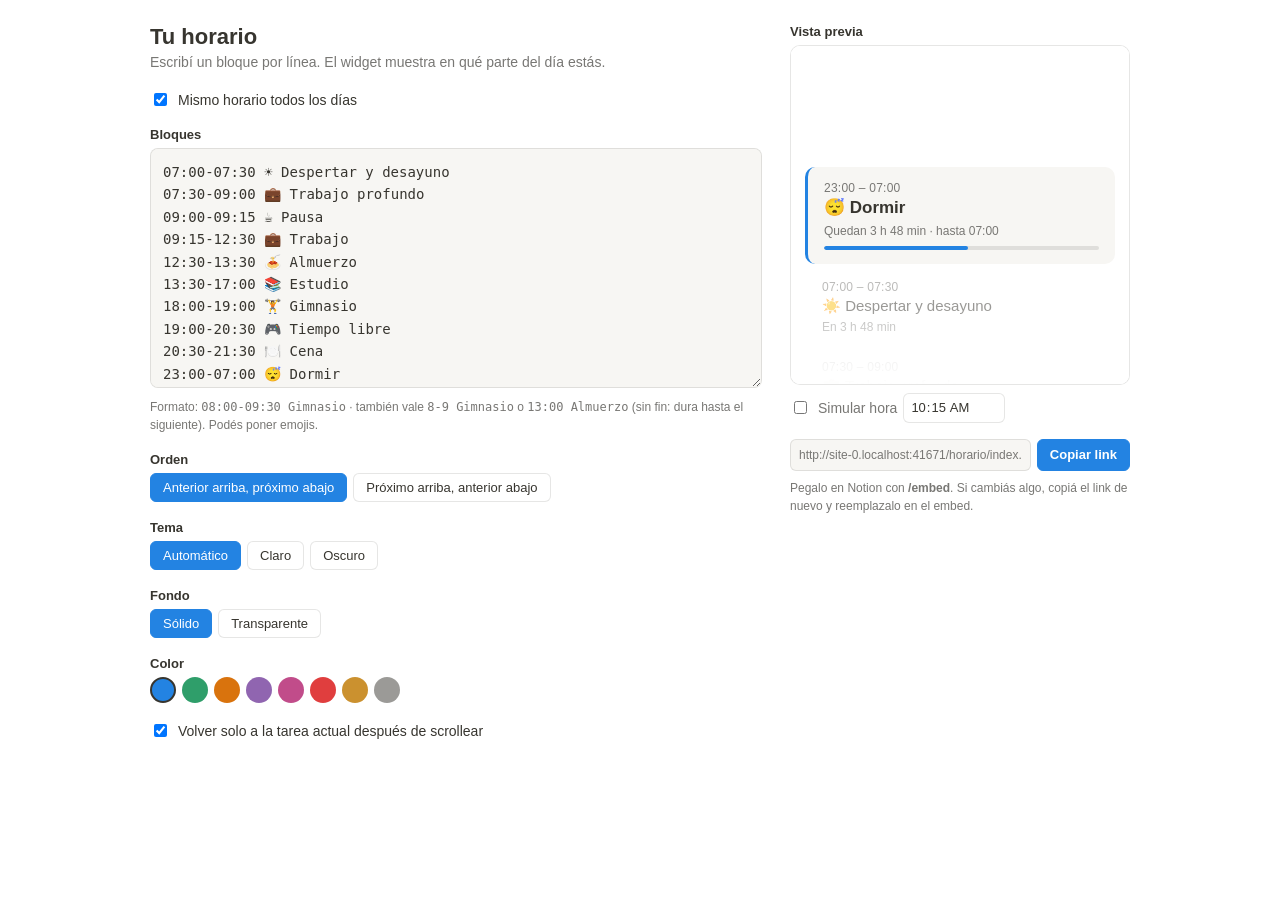
<file: index.html>
<!doctype html>
<html lang="es">
<head>
<meta charset="utf-8">
<meta name="viewport" content="width=device-width, initial-scale=1">
<title>Fluent Day</title>
<meta http-equiv="refresh" content="0; url=horario/editor.html">
<link rel="stylesheet" href="shared/base.css">
</head>
<body style="padding:24px">
<a href="horario/editor.html" style="color:var(--accent)">Abrir el editor de horario</a>
</body>
</html>
</file>
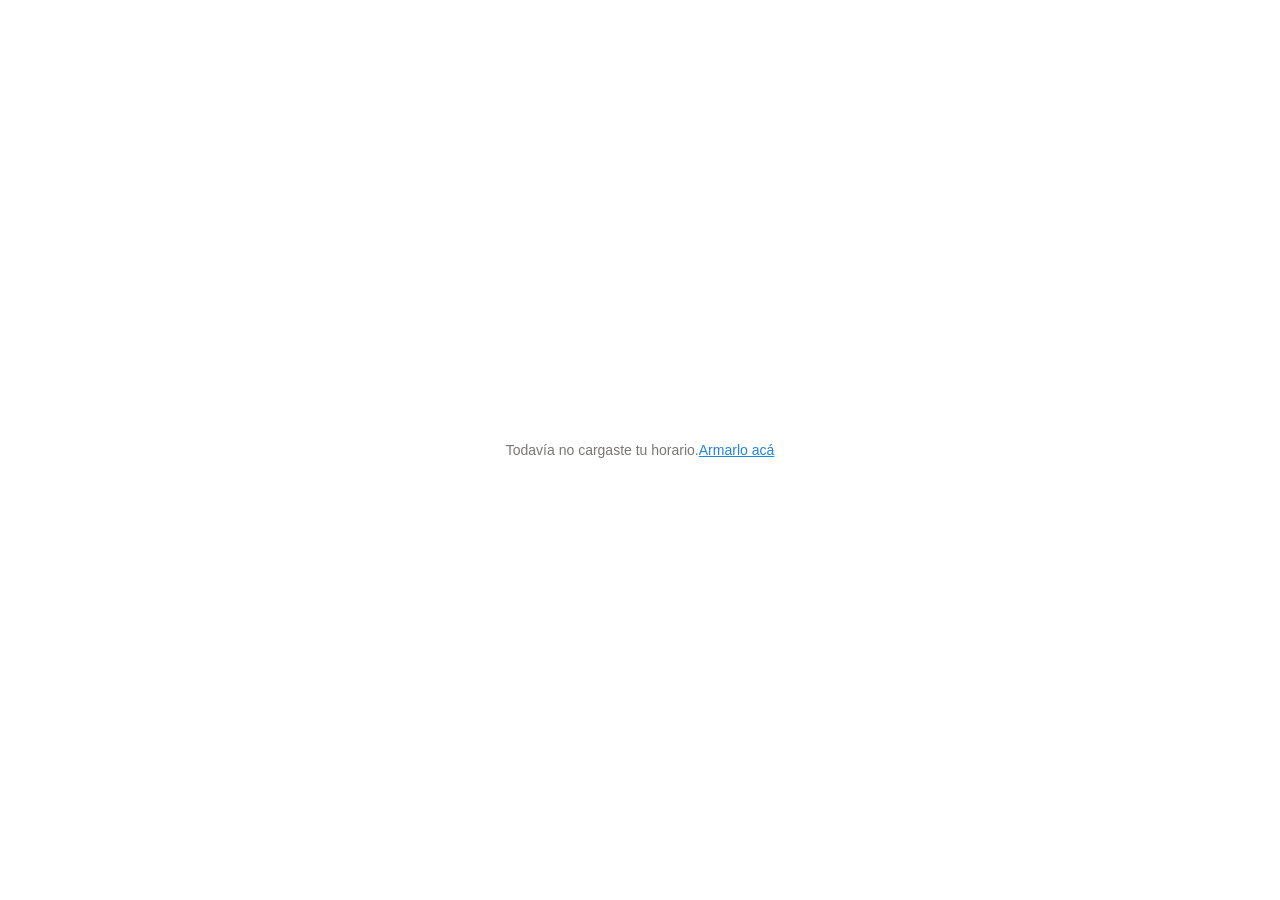
<file: horario/index.html>
<!doctype html>
<html lang="es">
<head>
<meta charset="utf-8">
<meta name="viewport" content="width=device-width, initial-scale=1">
<title>Horario del día</title>
<link rel="stylesheet" href="../shared/base.css">
<style>
  html, body { overflow: hidden; }

  #list {
    height: 100vh;
    overflow-y: auto;
    scrollbar-width: none;
    padding: calc(50vh - 44px) 14px;
    display: flex;
    flex-direction: column;
    gap: 6px;
    -webkit-mask-image: linear-gradient(to bottom, transparent 0, #000 22%, #000 78%, transparent 100%);
    mask-image: linear-gradient(to bottom, transparent 0, #000 22%, #000 78%, transparent 100%);
  }
  #list::-webkit-scrollbar { display: none; }

  .item {
    flex: none;
    padding: 10px 14px;
    border-radius: 10px;
    border-left: 3px solid transparent;
    opacity: var(--op, 1);
    transition: opacity .6s, background-color .6s, border-color .6s, padding .4s;
  }
  .time {
    font-size: 12px;
    color: var(--muted);
    font-variant-numeric: tabular-nums;
    letter-spacing: .02em;
  }
  .title {
    font-size: 15px;
    line-height: 1.35;
    margin-top: 2px;
    overflow-wrap: anywhere;
    transition: font-size .4s;
  }
  .meta { font-size: 12px; color: var(--muted); margin-top: 4px; display: none; }
  .bar { height: 4px; border-radius: 4px; background: var(--line); margin-top: 8px; overflow: hidden; display: none; }
  .bar i { display: block; height: 100%; width: 0; background: var(--accent); border-radius: inherit; transition: width 1s linear; }

  .item.current {
    background: var(--surface);
    border-left-color: var(--accent);
    padding: 14px 16px;
  }
  .item.current .title { font-size: clamp(17px, 5vw, 22px); font-weight: 600; }
  .item.current .meta, .item.current .bar, .item.next .meta { display: block; }

  .item.gap { padding-top: 4px; padding-bottom: 4px; }
  .item.gap .title { font-size: 13px; color: var(--muted); font-style: italic; }
  .item.gap.current .title { font-size: 16px; font-weight: 500; }

  #empty {
    display: none;
    height: 100vh;
    align-items: center;
    justify-content: center;
    text-align: center;
    padding: 20px;
    color: var(--muted);
    font-size: 14px;
    line-height: 1.5;
  }
  #empty a { color: var(--accent); }

  #edit {
    position: fixed;
    top: 8px;
    right: 8px;
    font-size: 12px;
    padding: 4px 8px;
    border-radius: 6px;
    background: var(--surface);
    color: var(--muted);
    text-decoration: none;
    opacity: 0;
    transition: opacity .2s;
  }
  body:hover #edit, #edit:focus { opacity: 1; }
  @media (hover: none) { #edit { opacity: .6; } }
</style>
</head>
<body>
<div id="list"></div>
<div id="empty"></div>
<a id="edit" href="editor.html" target="_blank" rel="noopener">✎ Editar</a>

<script src="../shared/params.js"></script>
<script src="schedule.js"></script>
<script>
  const list = document.getElementById("list");
  const empty = document.getElementById("empty");
  const edit = document.getElementById("edit");

  // Para probar: ?now=14:30 fija la hora, ?day=1 fija el día (0 = domingo).
  const fixedNow = W.query("now");
  const fixedDay = W.query("day");

  let data, items = [], els = [], builtFor = null, lastCurrent = -1;
  let lastUser = 0, autoScrolling = false;

  function clock() {
    const d = new Date();
    let min = d.getHours() * 60 + d.getMinutes() + d.getSeconds() / 60;
    let day = d.getDay();
    if (fixedNow) {
      const [h, m] = fixedNow.split(":");
      min = +h * 60 + +(m || 0);
    }
    if (fixedDay !== null && fixedDay !== "") day = +fixedDay;
    return { min, day };
  }

  function load() {
    data = W.hashData() || {};
    W.applyLook(data);
    edit.href = "editor.html" + location.hash;
    builtFor = null;
    tick(true);
  }

  // Arma la lista del día: bloques de hoy, lo que viene de anoche (23:00-07:00) y huecos libres.
  function build(day) {
    const today = Schedule.parse(Schedule.textFor(data, day)).blocks;
    const fromYesterday = Schedule.parse(Schedule.textFor(data, (day + 6) % 7)).blocks
      .filter((b) => b.e > 1440)
      .map((b) => ({ s: b.s - 1440, e: b.e - 1440, t: b.t }));
    const blocks = [...fromYesterday, ...today].sort((a, b) => a.s - b.s);

    items = [];
    if (blocks.length) {
      let cursor = Math.min(0, blocks[0].s);
      for (const b of blocks) {
        if (b.s - cursor >= 1) items.push({ s: cursor, e: b.s, t: "Libre", gap: true });
        items.push(b);
        cursor = Math.max(cursor, b.e);
      }
      if (1440 - cursor >= 1) items.push({ s: cursor, e: 1440, t: "Libre", gap: true });
    }

    const hasSchedule = !!(data.all || data.days);
    list.style.display = items.length ? "" : "none";
    empty.style.display = items.length ? "none" : "flex";
    empty.innerHTML = hasSchedule
      ? "No hay horario para hoy."
      : `Todavía no cargaste tu horario.<br><a href="editor.html" target="_blank" rel="noopener">Armarlo acá</a>`;

    const order = data.order === "past-bottom" ? [...items].reverse() : items;
    list.innerHTML = "";
    els = items.map(() => null);
    order.forEach((it) => {
      const el = document.createElement("div");
      el.className = "item" + (it.gap ? " gap" : "");
      el.innerHTML = `<div class="time"></div><div class="title"></div><div class="meta"></div><div class="bar"><i></i></div>`;
      el.querySelector(".time").textContent = `${Schedule.fmt(it.s)} – ${Schedule.fmt(it.e)}`;
      el.querySelector(".title").textContent = it.gap ? `Libre · ${Schedule.dur(it.e - it.s)}` : it.t;
      list.appendChild(el);
      els[items.indexOf(it)] = el;
    });
    lastCurrent = -1;
  }

  function update(min) {
    let cur = -1;
    items.forEach((it, i) => { if (it.s <= min && min < it.e) cur = i; });

    items.forEach((it, i) => {
      const el = els[i];
      const dist = cur < 0 ? 0 : Math.abs(i - cur);
      el.style.setProperty("--op", [1, 0.5, 0.3, 0.2][Math.min(dist, 3)]);
      el.classList.toggle("current", i === cur);
      el.classList.toggle("next", i === cur + 1);
      const meta = el.querySelector(".meta");
      if (i === cur) {
        const nextReal = items.slice(i + 1).find((x) => !x.gap);
        meta.textContent = it.gap && nextReal
          ? `Próximo: ${nextReal.t} en ${Schedule.dur(it.e - min)}`
          : `Quedan ${Schedule.dur(it.e - min)} · hasta ${Schedule.fmt(it.e)}`;
        el.querySelector(".bar i").style.width = (((min - it.s) / (it.e - it.s)) * 100).toFixed(2) + "%";
      } else if (i === cur + 1) {
        meta.textContent = `En ${Schedule.dur(it.s - min)}`;
      }
    });

    if (cur !== lastCurrent) {
      const first = lastCurrent === -1;
      lastCurrent = cur;
      center(!first);
    }
  }

  function center(smooth) {
    const el = els[lastCurrent];
    if (!el) return;
    const top = el.offsetTop - list.offsetTop + el.offsetHeight / 2 - list.clientHeight / 2;
    if (Math.abs(list.scrollTop - top) < 3) return;
    autoScrolling = true;
    list.scrollTo({ top, behavior: smooth ? "smooth" : "auto" });
    setTimeout(() => (autoScrolling = false), 800);
  }

  function tick(force) {
    const { min, day } = clock();
    if (force || builtFor !== day) {
      build(day);
      builtFor = day;
    }
    update(min);
    // Si el usuario scrolleó, vuelve al bloque actual después de 5 segundos quieto.
    if (data.recenter !== false && !autoScrolling && Date.now() - lastUser > 5000) center(true);
  }

  ["wheel", "touchstart", "touchmove", "pointerdown", "keydown"].forEach((ev) =>
    list.addEventListener(ev, () => (lastUser = Date.now()), { passive: true })
  );
  window.addEventListener("hashchange", load);
  window.addEventListener("resize", () => center(false));

  load();
  setInterval(tick, 1000);
</script>
</body>
</html>
</file>
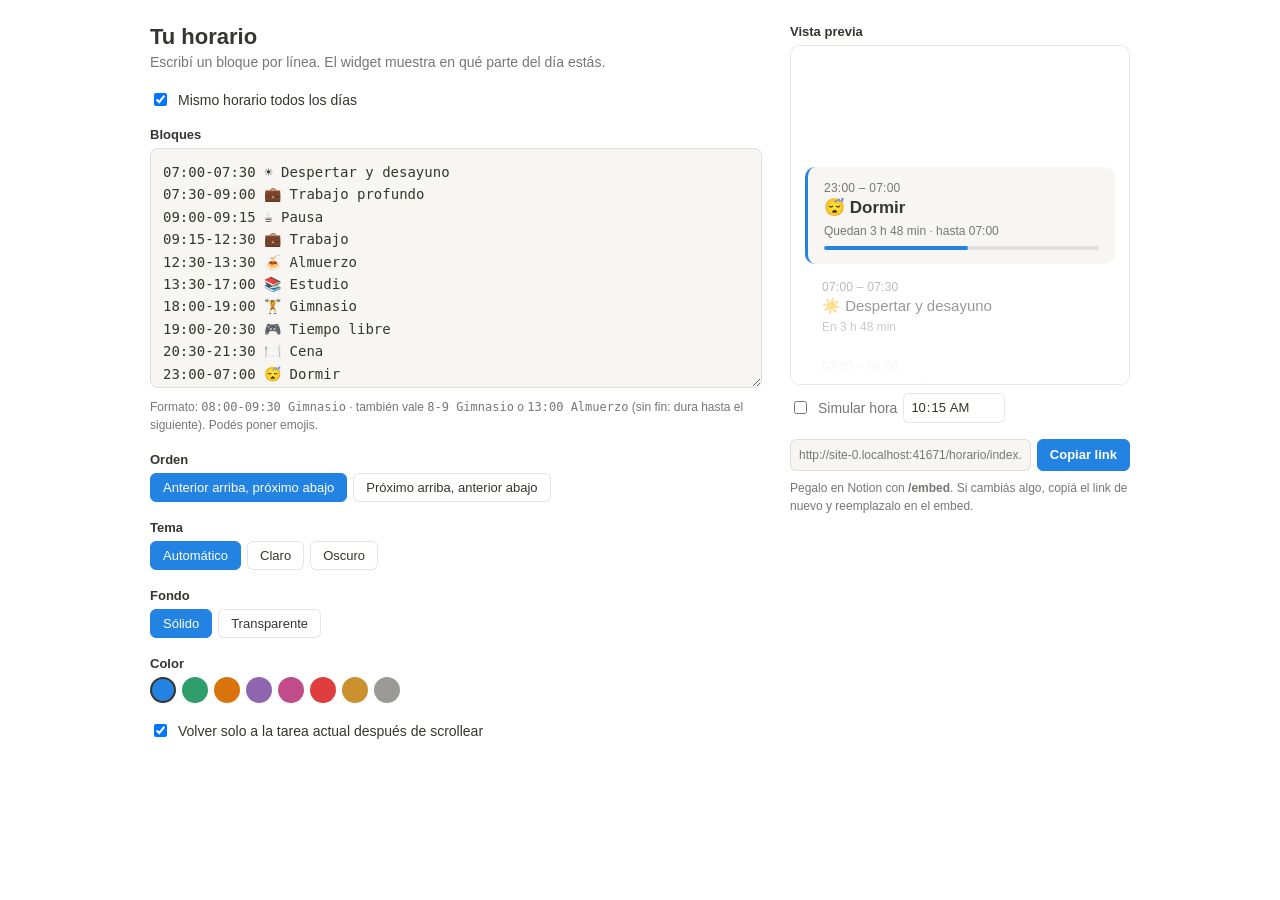
<file: horario/editor.html>
<!doctype html>
<html lang="es">
<head>
<meta charset="utf-8">
<meta name="viewport" content="width=device-width, initial-scale=1">
<title>Editor de horario</title>
<link rel="stylesheet" href="../shared/base.css">
<style>
  html, body { height: auto; min-height: 100%; }
  body { padding: 24px 16px 40px; }
  .wrap { max-width: 980px; margin: 0 auto; display: grid; grid-template-columns: minmax(0, 1fr) 340px; gap: 28px; align-items: start; }
  @media (max-width: 760px) { .wrap { grid-template-columns: minmax(0, 1fr); } }

  h1 { font-size: 22px; margin: 0 0 4px; }
  .sub { color: var(--muted); font-size: 14px; margin: 0 0 20px; }
  label.h { display: block; font-size: 13px; font-weight: 600; margin: 18px 0 6px; }

  textarea {
    width: 100%;
    min-height: 240px;
    padding: 12px;
    border-radius: 8px;
    border: 1px solid var(--line);
    background: var(--surface);
    color: var(--text);
    font: 14px/1.6 ui-monospace, "Cascadia Mono", Consolas, monospace;
    resize: vertical;
  }
  .hint { font-size: 12px; color: var(--muted); margin-top: 6px; line-height: 1.5; }
  .err { font-size: 12px; color: #e03e3e; margin-top: 6px; }

  .row { display: flex; flex-wrap: wrap; gap: 6px; align-items: center; }
  .seg button, .days button, .btn {
    font: inherit;
    font-size: 13px;
    padding: 6px 12px;
    border-radius: 6px;
    border: 1px solid var(--line);
    background: var(--bg);
    color: var(--text);
    cursor: pointer;
  }
  .seg button.on, .days button.on { background: var(--accent); border-color: var(--accent); color: #fff; }
  .days button.filled:not(.on) { border-color: var(--accent); }
  .check { display: flex; gap: 8px; align-items: center; font-size: 14px; margin-top: 8px; cursor: pointer; }

  .swatch { width: 26px; height: 26px; border-radius: 50%; border: 2px solid transparent; cursor: pointer; padding: 0; }
  .swatch.on { border-color: var(--text); }

  .side { position: sticky; top: 20px; }
  .preview-box { border: 1px solid var(--line); border-radius: 10px; overflow: hidden; height: 340px; background: var(--bg); }
  iframe { width: 100%; height: 100%; border: 0; display: block; }
  .row.tools { margin-top: 8px; font-size: 13px; color: var(--muted); }
  input[type="time"] { font: inherit; padding: 4px 6px; border-radius: 6px; border: 1px solid var(--line); background: var(--bg); color: var(--text); }

  .link { display: flex; gap: 6px; margin-top: 16px; }
  .link input { flex: 1; min-width: 0; font-size: 12px; padding: 8px; border-radius: 6px; border: 1px solid var(--line); background: var(--surface); color: var(--muted); }
  .btn.primary { background: var(--accent); border-color: var(--accent); color: #fff; font-weight: 600; }
  .note { font-size: 12px; color: var(--muted); margin-top: 8px; line-height: 1.5; }
</style>
</head>
<body>
<div class="wrap">
  <main>
    <h1>Tu horario</h1>
    <p class="sub">Escribí un bloque por línea. El widget muestra en qué parte del día estás.</p>

    <label class="check"><input type="checkbox" id="same" checked> Mismo horario todos los días</label>
    <div class="row days" id="days" style="margin-top:10px"></div>

    <label class="h" for="text">Bloques <span id="dayLabel" style="font-weight:400;color:var(--muted)"></span></label>
    <textarea id="text" spellcheck="false"></textarea>
    <div class="hint">Formato: <code>08:00-09:30 Gimnasio</code> · también vale <code>8-9 Gimnasio</code> o <code>13:00 Almuerzo</code> (sin fin: dura hasta el siguiente). Podés poner emojis.</div>
    <div class="err" id="errors"></div>
    <div class="row" id="copyRow" style="margin-top:8px"><button class="btn" id="copyDay">Copiar este día a todos los demás</button></div>

    <label class="h">Orden</label>
    <div class="row seg" data-key="order">
      <button data-v="past-top">Anterior arriba, próximo abajo</button>
      <button data-v="past-bottom">Próximo arriba, anterior abajo</button>
    </div>

    <label class="h">Tema</label>
    <div class="row seg" data-key="theme">
      <button data-v="auto">Automático</button>
      <button data-v="light">Claro</button>
      <button data-v="dark">Oscuro</button>
    </div>

    <label class="h">Fondo</label>
    <div class="row seg" data-key="bg">
      <button data-v="solid">Sólido</button>
      <button data-v="transparent">Transparente</button>
    </div>

    <label class="h">Color</label>
    <div class="row" id="colors"></div>

    <label class="check" style="margin-top:18px"><input type="checkbox" id="recenter" checked> Volver solo a la tarea actual después de scrollear</label>
  </main>

  <aside class="side">
    <label class="h" style="margin-top:0">Vista previa</label>
    <div class="preview-box"><iframe id="preview" title="Vista previa"></iframe></div>
    <div class="row tools">
      <label class="check" style="margin:0"><input type="checkbox" id="simulate"> Simular hora</label>
      <input type="time" id="simTime" value="10:15" disabled>
    </div>

    <div class="link">
      <input id="link" readonly>
      <button class="btn primary" id="copy">Copiar link</button>
    </div>
    <div class="note" id="note">Pegalo en Notion con <b>/embed</b>. Si cambiás algo, copiá el link de nuevo y reemplazalo en el embed.</div>
  </aside>
</div>

<script src="../shared/params.js"></script>
<script src="schedule.js"></script>
<script>
  const $ = (id) => document.getElementById(id);
  const DAYS = [[1, "Lun"], [2, "Mar"], [3, "Mié"], [4, "Jue"], [5, "Vie"], [6, "Sáb"], [0, "Dom"]];
  const EXAMPLE = [
    "07:00-07:30 ☀️ Despertar y desayuno",
    "07:30-09:00 💼 Trabajo profundo",
    "09:00-09:15 ☕ Pausa",
    "09:15-12:30 💼 Trabajo",
    "12:30-13:30 🍝 Almuerzo",
    "13:30-17:00 📚 Estudio",
    "18:00-19:00 🏋️ Gimnasio",
    "19:00-20:30 🎮 Tiempo libre",
    "20:30-21:30 🍽️ Cena",
    "23:00-07:00 😴 Dormir",
  ].join("\n");

  const data = Object.assign(
    { same: true, all: EXAMPLE, days: {}, order: "past-top", theme: "auto", bg: "solid", accent: "azul", recenter: true },
    W.hashData() || {}
  );
  let day = new Date().getDay();

  // Días
  DAYS.forEach(([d, name]) => {
    const b = document.createElement("button");
    b.textContent = name;
    b.dataset.d = d;
    b.onclick = () => { day = d; render(); };
    $("days").appendChild(b);
  });

  // Colores
  Object.entries(W.ACCENTS).forEach(([name, color]) => {
    const b = document.createElement("button");
    b.className = "swatch";
    b.style.background = color;
    b.title = name;
    b.dataset.v = name;
    b.onclick = () => { data.accent = name; render(); };
    $("colors").appendChild(b);
  });

  // Botones de opciones (orden, tema, fondo)
  document.querySelectorAll(".seg").forEach((seg) => {
    seg.querySelectorAll("button").forEach((b) => {
      b.onclick = () => { data[seg.dataset.key] = b.dataset.v; render(); };
    });
  });

  $("same").onchange = (e) => {
    data.same = e.target.checked;
    // Al pasar a horarios por día, cada día arranca con el horario general.
    if (!data.same) DAYS.forEach(([d]) => { if (!data.days[d]) data.days[d] = data.all; });
    render();
  };
  $("text").oninput = (e) => {
    if (data.same) data.all = e.target.value;
    else data.days[day] = e.target.value;
    render(true);
  };
  $("copyDay").onclick = () => {
    DAYS.forEach(([d]) => (data.days[d] = data.days[day] || ""));
    render();
  };
  $("recenter").onchange = (e) => { data.recenter = e.target.checked; render(); };
  $("simulate").onchange = (e) => { $("simTime").disabled = !e.target.checked; render(); };
  $("simTime").oninput = () => render();

  function render(fromTyping) {
    W.applyLook(data);
    const text = data.same ? data.all : data.days[day] || "";
    if (!fromTyping) $("text").value = text;
    $("text").placeholder = "08:00-09:30 Gimnasio\n09:30-13:00 Trabajo";

    $("same").checked = data.same;
    $("recenter").checked = data.recenter !== false;
    $("days").style.display = data.same ? "none" : "";
    $("copyRow").style.display = data.same ? "none" : "";
    $("dayLabel").textContent = data.same ? "" : "· " + DAYS.find(([d]) => d === day)[1];
    document.querySelectorAll("#days button").forEach((b) => {
      b.classList.toggle("on", +b.dataset.d === day);
      b.classList.toggle("filled", !!(data.days[b.dataset.d] || "").trim());
    });
    document.querySelectorAll(".seg").forEach((seg) =>
      seg.querySelectorAll("button").forEach((b) => b.classList.toggle("on", data[seg.dataset.key] === b.dataset.v))
    );
    document.querySelectorAll(".swatch").forEach((b) => b.classList.toggle("on", b.dataset.v === data.accent));

    const { errors } = Schedule.parse(text);
    $("errors").textContent = errors.length
      ? "No entendí: " + errors.map((e) => `línea ${e.line} ("${e.text}")`).join(", ")
      : "";

    // Solo se guarda lo que hace falta.
    const out = { same: data.same, order: data.order, theme: data.theme, bg: data.bg, accent: data.accent };
    if (data.same) out.all = data.all;
    else out.days = data.days;
    if (data.recenter === false) out.recenter = false;
    const hash = "#data=" + W.encode(out);

    const link = new URL("index.html", location.href).href + hash;
    $("link").value = link;
    history.replaceState(null, "", hash);

    const q = new URLSearchParams();
    if (!data.same) q.set("day", day);
    if ($("simulate").checked) q.set("now", $("simTime").value);
    const src = "index.html" + (q.toString() ? "?" + q : "") + hash;
    if ($("preview").getAttribute("src") !== src) $("preview").setAttribute("src", src);

    if (location.protocol === "file:") {
      $("note").innerHTML = "Este link es de tu compu: sirve para probar en el navegador. Para Notion hay que publicar los widgets (último paso).";
    }
  }

  $("copy").onclick = async () => {
    const input = $("link");
    try {
      await navigator.clipboard.writeText(input.value);
    } catch (e) {
      input.select();
      document.execCommand("copy");
    }
    $("copy").textContent = "¡Copiado!";
    setTimeout(() => ($("copy").textContent = "Copiar link"), 1500);
  };

  render();
</script>
</body>
</html>
</file>
<file: shared/base.css>
/* Estilos comunes de todos los widgets. Colores tomados de Notion. */
:root {
  --bg: #ffffff;
  --surface: #f7f6f3;
  --text: #37352f;
  --muted: #787774;
  --line: rgba(55, 53, 47, 0.12);
  --accent: #2383e2;
  color-scheme: light;
}

@media (prefers-color-scheme: dark) {
  :root:not([data-theme="light"]) {
    --bg: #191919;
    --surface: #252525;
    --text: rgba(255, 255, 255, 0.86);
    --muted: rgba(255, 255, 255, 0.46);
    --line: rgba(255, 255, 255, 0.1);
    color-scheme: dark;
  }
}

:root[data-theme="dark"] {
  --bg: #191919;
  --surface: #252525;
  --text: rgba(255, 255, 255, 0.86);
  --muted: rgba(255, 255, 255, 0.46);
  --line: rgba(255, 255, 255, 0.1);
  color-scheme: dark;
}

:root[data-bg="transparent"] { --bg: transparent; }

* { box-sizing: border-box; }

html, body {
  margin: 0;
  height: 100%;
  background: var(--bg);
  color: var(--text);
  font-family: ui-sans-serif, -apple-system, BlinkMacSystemFont, "Segoe UI", Helvetica, Arial, sans-serif;
  -webkit-font-smoothing: antialiased;
}
</file>
